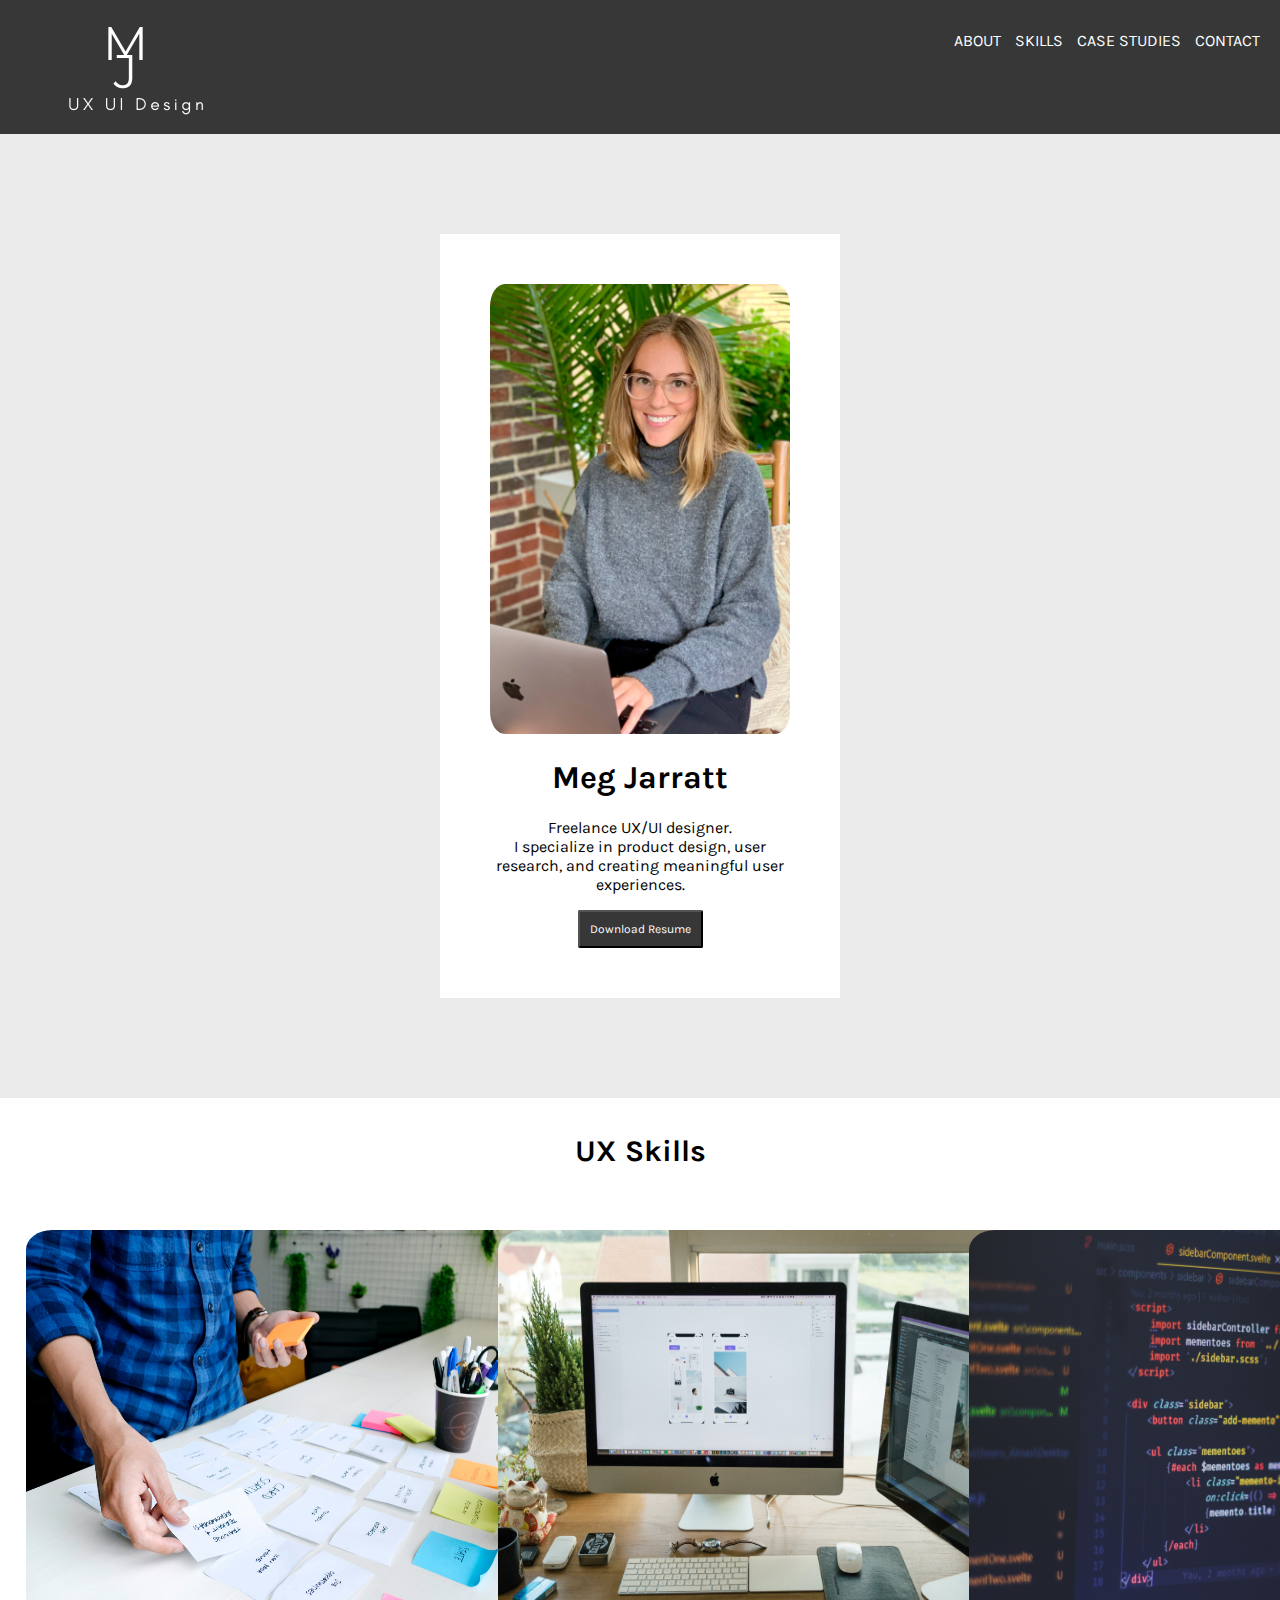
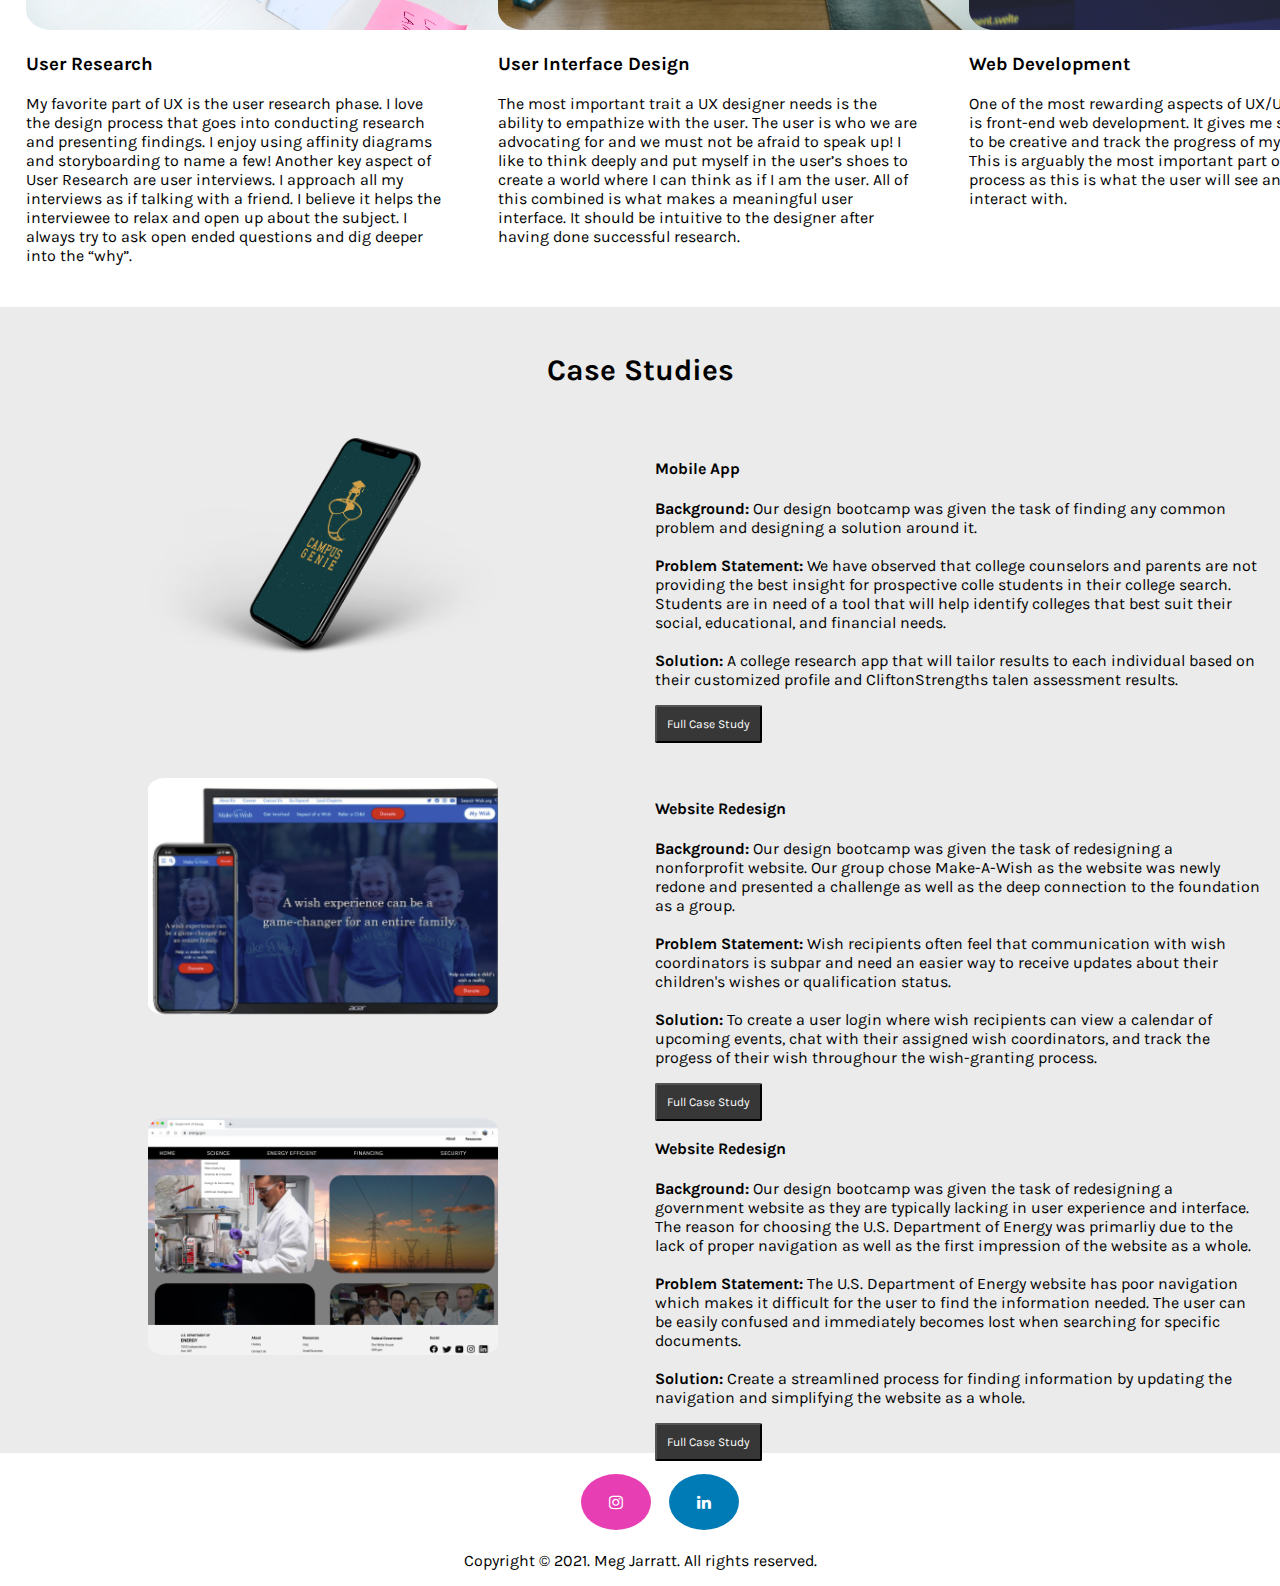
<file: index.html>
<!DOCTYPE html>
<html>
    <head>
        <title>Meg Jarratt Portfolio</title>
        <link href="css/style.css" type="text/css" rel="stylesheet">
        <link rel="preconnect" href="https://fonts.gstatic.com">
        <link href="https://fonts.googleapis.com/css2?family=Karla:wght@300&display=swap" rel="stylesheet">
        <link rel="stylesheet" href="https://cdnjs.cloudflare.com/ajax/libs/font-awesome/4.7.0/css/font-awesome.min.css">
        <script src="https://ajax.googleapis.com/ajax/libs/jquery/3.5.1/jquery.min.js"></script>
        <script>
          $(document).ready(function(){
            // Add smooth scrolling to all links
            $("a").on('click', function(event) {
          
              // Make sure this.hash has a value before overriding default behavior
              if (this.hash !== "") {
                // Prevent default anchor click behavior
                event.preventDefault();
          
                // Store hash
                var hash = this.hash;
          
                // Using jQuery's animate() method to add smooth page scroll
                // The optional number (800) specifies the number of milliseconds it takes to scroll to the specified area
                $('html, body').animate({
                  scrollTop: $(hash).offset().top
                }, 800, function(){
             
                  // Add hash (#) to URL when done scrolling (default click behavior)
                  window.location.hash = hash;
                });
              } // End if
            });
          });
          </script>
      </head>
  <body>
    <div class="main-container">
    <header>
      <a href="index.html" >
      <img src="images/UX UI Design.png">
      </a>
      <ul>
        <li class="invalid nav-item"><a href="about.html">ABOUT</a></li>
        <li class="invalid nav-item"><a href="#section1">SKILLS</a></li>
        <li class="invalid nav-item"><a href="#section2">CASE STUDIES</a></li>
        <li class="invalid nav-item"><a href="contact.html">CONTACT</a></li>
      </ul>
    </header>
    <section class="heroImg">
      <div class="content">
        <img class="round" src="images/picture1.png" height="450px" width="300px">
        <h1>Meg Jarratt</h1>
        <p>Freelance UX/UI designer. <br> I specialize in product design, user research, and creating meaningful user experiences.</p>
        <button class="button">Download Resume</button>
      </div>
    </section>
    
    <div class="main" id="section1">
      <h1 class="heading">UX Skills</h1>
      <section class="flexContainer">
        <div>
          <img src="images/research.jpg" height="400px" width="525px">
          <h3>User Research</h3>
          <p>My favorite part of UX is the user research phase. I love the design process that goes into conducting research and presenting findings. I enjoy using affinity diagrams and storyboarding to name a few! Another key aspect of User Research are user interviews. I approach all my interviews as if talking with a friend. I believe it helps the interviewee to relax and open up about the subject. I always try to ask open ended questions and dig deeper into the “why”.</p>
        </div>
        <div>
          <img src="images/design.jpg" height="400px" width="525px">
          <h3>User Interface Design</h3>
          <p>The most important trait a UX designer needs is the ability to empathize with the user. The user is who we are advocating for and we must not be afraid to speak up! I like to think deeply and put myself in the user’s shoes to create a world where I can think as if I am the user. All of this combined is what makes a meaningful user interface. It should be intuitive to the designer after having done successful research.</p>
        </div>
        <div>
          <img src="images/web.jpg" height="400px" width="525px">
          <h3>Web Development</h3>
          <p>One of the most rewarding aspects of UX/UI design to me is front-end web development. It gives me so much room to be creative and track the progress of my site easily. This is arguably the most important part of the design process as this is what the user will see and directly interact with.</p>
        </div>
      </section>
      </div> 

      <div class="main" id="section2">
        <section class="myWork">
          <h1 class="heading">Case Studies</h1>
          <div class="workGrid">
            <div class="img1">
              <img src="images/iphone-xs-mockup-perspective-style-right 1.png">
            </div>
            <div class="content1">
              <h4>Mobile App</h4>
              <p><strong>Background:</strong> Our design bootcamp was given the task of finding any common problem and designing a solution around it.<br><br><strong>Problem Statement:</strong> We have observed that college counselors and parents are not providing the best insight for prospective colle students in their college search. Students are in need of a tool that will help identify colleges that best suit their social, educational, and financial needs.<br><br><strong>Solution:</strong> A college research app that will tailor results to each individual based on their customized profile and CliftonStrengths talen assessment results.</p>
              <a href="bootstrap.html">
              <button class="button">Full Case Study</button>
              </a>
            </div>
            <div class="img2">
              <img src="images/pasted image 0.png" >
            </div>
            <div class="content2">
              <h4>Website Redesign</h4>
              <p><strong>Background:</strong> Our design bootcamp was given the task of redesigning a nonforprofit website. Our group chose Make-A-Wish as the website was newly redone and presented a challenge as well as the deep connection to the foundation as a group.<br><br><strong>Problem Statement:</strong> Wish recipients often feel that communication with wish coordinators is subpar and need an easier way to receive updates about their children's wishes or qualification status.<br><br><strong>Solution:</strong> To create a user login where wish recipients can view a calendar of upcoming events, chat with their assigned wish coordinators, and track the progess of their wish throughour the wish-granting process.</p>
              <button class="button">Full Case Study</button>
            </div>
            <div class="img3">
              <img src="images/gov.jpg">
            </div>
            <div class="content3">
              <h4>Website Redesign</h4>
              <p><strong>Background:</strong> Our design bootcamp was given the task of redesigning a government website as they are typically lacking in user experience and interface. The reason for choosing the U.S. Department of Energy was primarliy due to the lack of proper navigation as well as the first impression of the website as a whole.<br><br><strong>Problem Statement:</strong> The U.S. Department of Energy website has poor navigation which makes it difficult for the user to find the information needed. The user can be easily confused and immediately becomes lost when searching for specific documents.<br><br><strong>Solution:</strong> Create a streamlined process for finding information by updating the navigation and simplifying the website as a whole. </p>
              <button class="button">Full Case Study</button>
            </div>
          </div>
        </section>
        </div>
        <!--<footer> 
        <ul>
          <li>ABOUT</li>
          <li>SKILLS</li>
          <li>WORK</li>
          <li>CONTACT</li>
        </ul>
      </footer> -->
      </div>
        <footer id="footy" class="site-footer" role="contentinfo" >
          <div class="social-wrapper">
              <ul>
                  <li>
          <a class="fa fa-instagram" href="http://www.instagram.com/peglegcreative/" title="Follow on Instagram" alt=instagram></a>
          </li>
      
          <li>
          <a class="fa fa-linkedin" href="http://www.linkedin.com/in/meg-jarratt-403b27b1/" title="View linkedin" alt="linkedin"></a>
          </li>
              </ul>
          
      
          <nav class="footer-nav" role="navigation">
              <p>Copyright &copy; 2021. Meg Jarratt. All rights reserved.</p>
            </nav>
            </footer>
      
    
    </body>
</html>
</file>
<file: css/style.css>
html{
    font-family: 'Karla', sans-serif;
    scroll-behavior: smooth;
  }
  
  body {
    margin: 0;
    
  }
  header {
    background-color: #373738;
    padding: 15px;
  }
  header ul {
    float: right;
  }
  header a{
      color: white;
      text-decoration: none;
  }
  header li  {
    display: inline-block;
    padding: 0px 5px;
  }
  header p {
    display: inline-block;
  }
  .heroImg {
    background-color: #EBEBEB;
    padding: 100px 15px;
    
  }

  img{
    border-radius:5%;
  }
  
  .content {
    max-width: 300px;
    margin: 0 auto;
    padding: 50px;
    background-color: #FFFFFF;
    text-align: center;
    
  }
  button {
    padding: 10px;
    background-color: #373738;
    color: white;
    font-size: 12px;
    border-radius: 2px;
  }
  .button{
    font-family: 'Karla',sans-serif;
  }
/*
  footer {
    background-color: #373738;
    padding: 5px;
    color: white;
  }
  footer ul {
    list-style: none;
    padding-left: 5px;
  }
  footer li {
    display: inline-block;
    padding: 0px 7px;
  } */

  .heading {
    text-align: center;
    padding: 15px 5px;
    font-size: 30px;
  }
  /* My UX Skills Section */
  .flexContainer {
    display: flex;
    padding: 1px 1px;
  }
  .flexContainer div {
    width: 33%;
    padding: 25px;
  }
  
/* My Work Section */
.myWork {
    padding: 0px 5px;
    padding-top: 10px;
    background-color: #EBEBEB;
  }
  .workGrid {
    display: grid;
    grid-template-columns: 50% 50%;
    grid-template-rows: 340px 340px 350px;
    grid-template-areas:
    "img1 content1"
    "img2 content2"
    "img3 content3"
    ;
  }
  .workGrid img {
    width: 100%;
    max-width: 350px;
    margin: 0 auto;
    display: block;
  }
  .img1 {
    grid-area: img1;
  }
  .img2 {
    grid-area: img2;
  }
  .img3 {
    grid-area: img3;
  }
  .img1, .img2, .img3, .content1, .content2, .content3 {
    padding: 15px;
  }
  .content1 {
    grid-area: content1;
  }
  .content2 {
    grid-area: content2;
  }
  .content3 {
    grid-area: content3;
  }

  .site-footer {
    text-align: center;
    margin: 0px 0;
    padding: 0px 0;
  }
  
  
  
  .social-wrapper {
    text-align: center;
  }
  
  .social-wrapper ul li {
    display: inline;
    margin: 0 5px;
    color: #373738;
  }
  
  .fa-linkedin:hover {
      opacity: 1.0;
  }
  
  .fa-instagram:hover{
    opacity: 1.0;
  }
  
  .fa-linkedin {
    background: #007bb5;
    color: white;
    padding: 20px;
    font-size: 30px;
    width: 30px;
    text-align: center;
    text-decoration: none;
    margin: 5px 2px;
    border-radius: 50%;
  }
  
  .fa-instagram {
    background: #e73eb4;
    color: white; 
    padding: 20px;
    font-size: 30px;
    width: 30px;
    text-align: center;
    text-decoration: none;
    margin: 5px 2px;
    border-radius: 50%;
  }
  
  .footer-nav p {
    text-align: center;
   
  }
</file>
